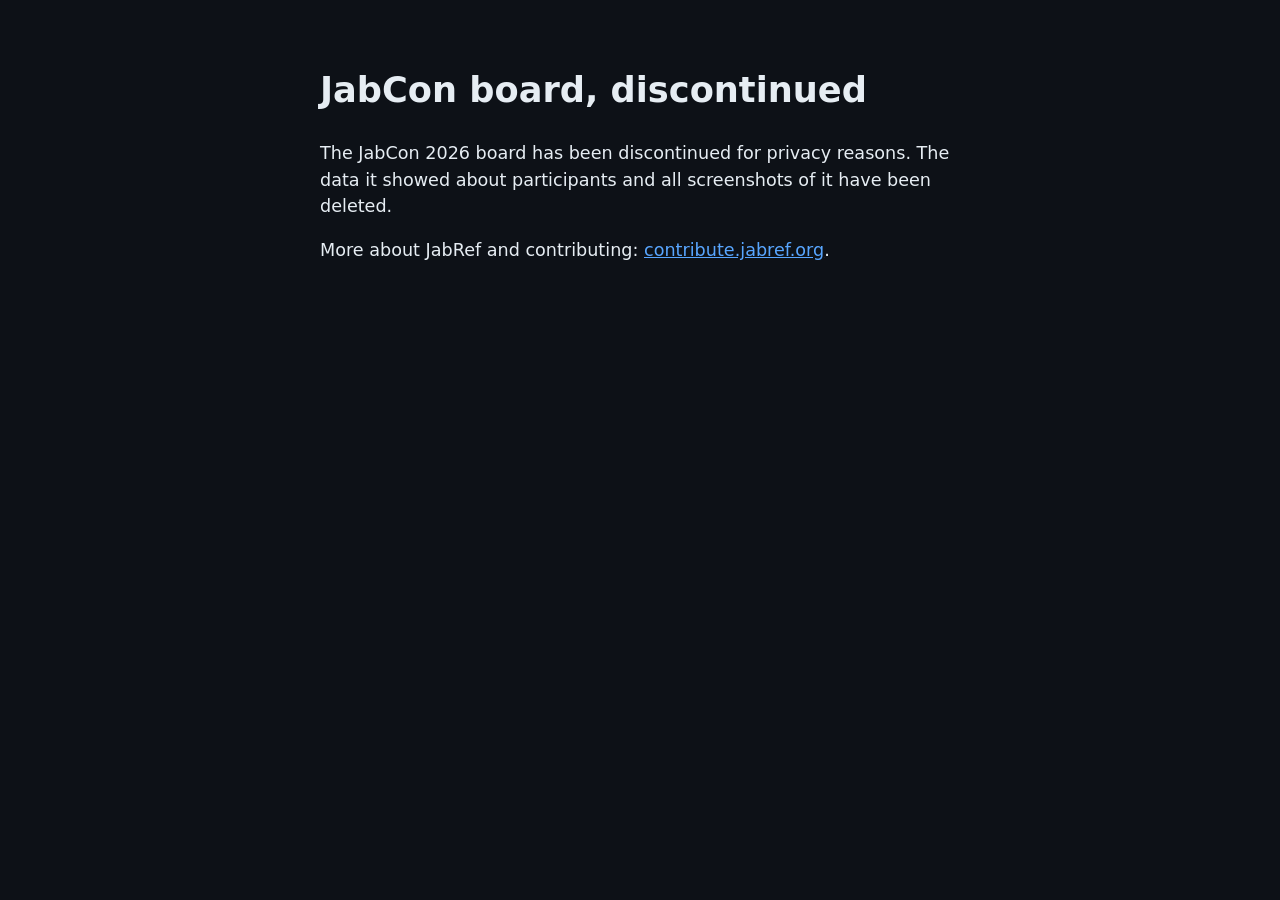
<file: index.html>
<!doctype html>
<html lang="en">
<head>
<meta charset="utf-8">
<meta name="viewport" content="width=device-width, initial-scale=1">
<meta name="robots" content="noindex">
<title>JabCon board (discontinued)</title>
<style>body{font:1.1rem/1.5 system-ui,sans-serif;max-width:40rem;margin:4rem auto;padding:0 1rem;color:#e6edf3;background:#0d1117}a{color:#58a6ff}</style>
</head>
<body>
<h1>JabCon board, discontinued</h1>
<p>The JabCon 2026 board has been discontinued for privacy reasons. The data it showed about participants and all
screenshots of it have been deleted.</p>
<p>More about JabRef and contributing: <a href="https://contribute.jabref.org/">contribute.jabref.org</a>.</p>
</body>
</html>
</file>
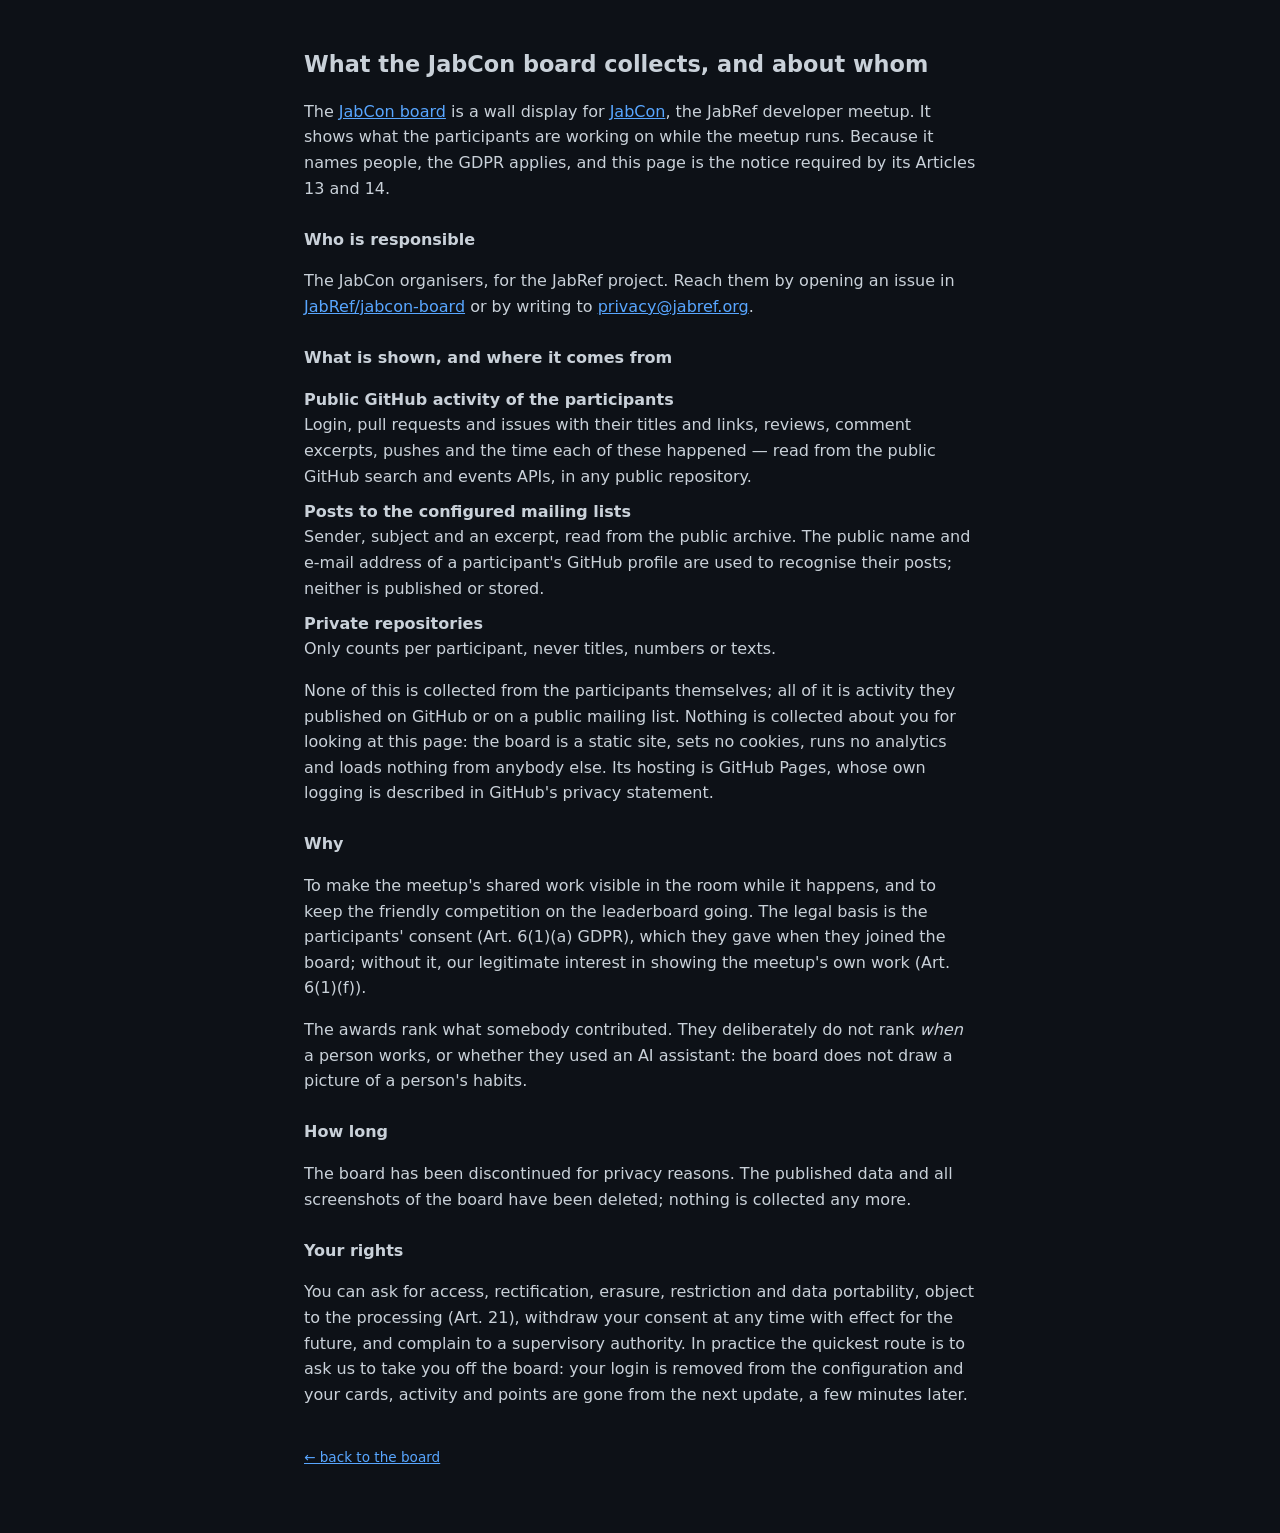
<file: site/privacy.html>
<!doctype html>
<html lang="en">
<head>
<meta charset="utf-8">
<meta name="viewport" content="width=device-width, initial-scale=1">
<title>JabCon board — data protection</title>
<meta name="robots" content="noindex">
<!-- [impl->req~privacy-notice~1] Art. 13/14 GDPR: the data is about people and comes from GitHub, not from them.
     Plain HTML, no JavaScript and no request to anybody else, so reading it stays as private as reading the board. -->
<style>
  :root { color-scheme: dark; }
  body { margin: 0 auto; padding: 2rem 1.2rem 4rem; max-width: 42rem; background: #0d1117; color: #c9d1d9;
         font: 1rem/1.6 system-ui, sans-serif; }
  h1 { font-size: 1.4rem; } h2 { font-size: 1rem; margin: 1.6rem 0 .3rem; }
  a { color: #58a6ff; } dt { font-weight: 600; margin-top: .6rem; } dd { margin: 0; }
  footer { margin-top: 2.5rem; font-size: .85rem; color: #8b949e; }
</style>
</head>
<body>
<h1>What the JabCon board collects, and about whom</h1>

<p>The <a href="./">JabCon board</a> is a wall display for <a href="https://contribute.jabref.org/">JabCon</a>, the
JabRef developer meetup. It shows what the participants are working on while the meetup runs. Because it names
people, the GDPR applies, and this page is the notice required by its Articles 13 and 14.</p>

<h2>Who is responsible</h2>
<p>The JabCon organisers, for the JabRef project. Reach them by opening an issue in
<a href="https://github.com/JabRef/jabcon-board/issues">JabRef/jabcon-board</a> or by writing to
<a href="mailto:privacy@jabref.org">privacy@jabref.org</a>.</p>

<h2>What is shown, and where it comes from</h2>
<dl>
  <dt>Public GitHub activity of the participants</dt>
  <dd>Login, pull requests and issues with their titles and links, reviews, comment excerpts, pushes and the time
      each of these happened — read from the public GitHub search and events APIs, in any public repository.</dd>
  <dt>Posts to the configured mailing lists</dt>
  <dd>Sender, subject and an excerpt, read from the public archive. The public name and e-mail address of a
      participant's GitHub profile are used to recognise their posts; neither is published or stored.</dd>
  <dt>Private repositories</dt>
  <dd>Only counts per participant, never titles, numbers or texts.</dd>
</dl>
<p>None of this is collected from the participants themselves; all of it is activity they published on GitHub or on
a public mailing list. Nothing is collected about you for looking at this page: the board is a static site, sets no
cookies, runs no analytics and loads nothing from anybody else. Its hosting is GitHub Pages, whose own logging is
described in GitHub's privacy statement.</p>

<h2>Why</h2>
<p>To make the meetup's shared work visible in the room while it happens, and to keep the friendly competition on the
leaderboard going. The legal basis is the participants' consent (Art. 6(1)(a) GDPR), which they gave when they joined
the board; without it, our legitimate interest in showing the meetup's own work (Art. 6(1)(f)).</p>
<p>The awards rank what somebody contributed. They deliberately do not rank <em>when</em> a person works, or whether
they used an AI assistant: the board does not draw a picture of a person's habits.</p>

<h2>How long</h2>
<p>The board has been discontinued for privacy reasons. The published data and all screenshots of the board have been
deleted; nothing is collected any more.</p>

<h2>Your rights</h2>
<p>You can ask for access, rectification, erasure, restriction and data portability, object to the processing
(Art. 21), withdraw your consent at any time with effect for the future, and complain to a supervisory authority.
In practice the quickest route is to ask us to take you off the board: your login is removed from the configuration
and your cards, activity and points are gone from the next update, a few minutes later.</p>

<footer><a href="./">← back to the board</a></footer>
</body>
</html>
</file>
